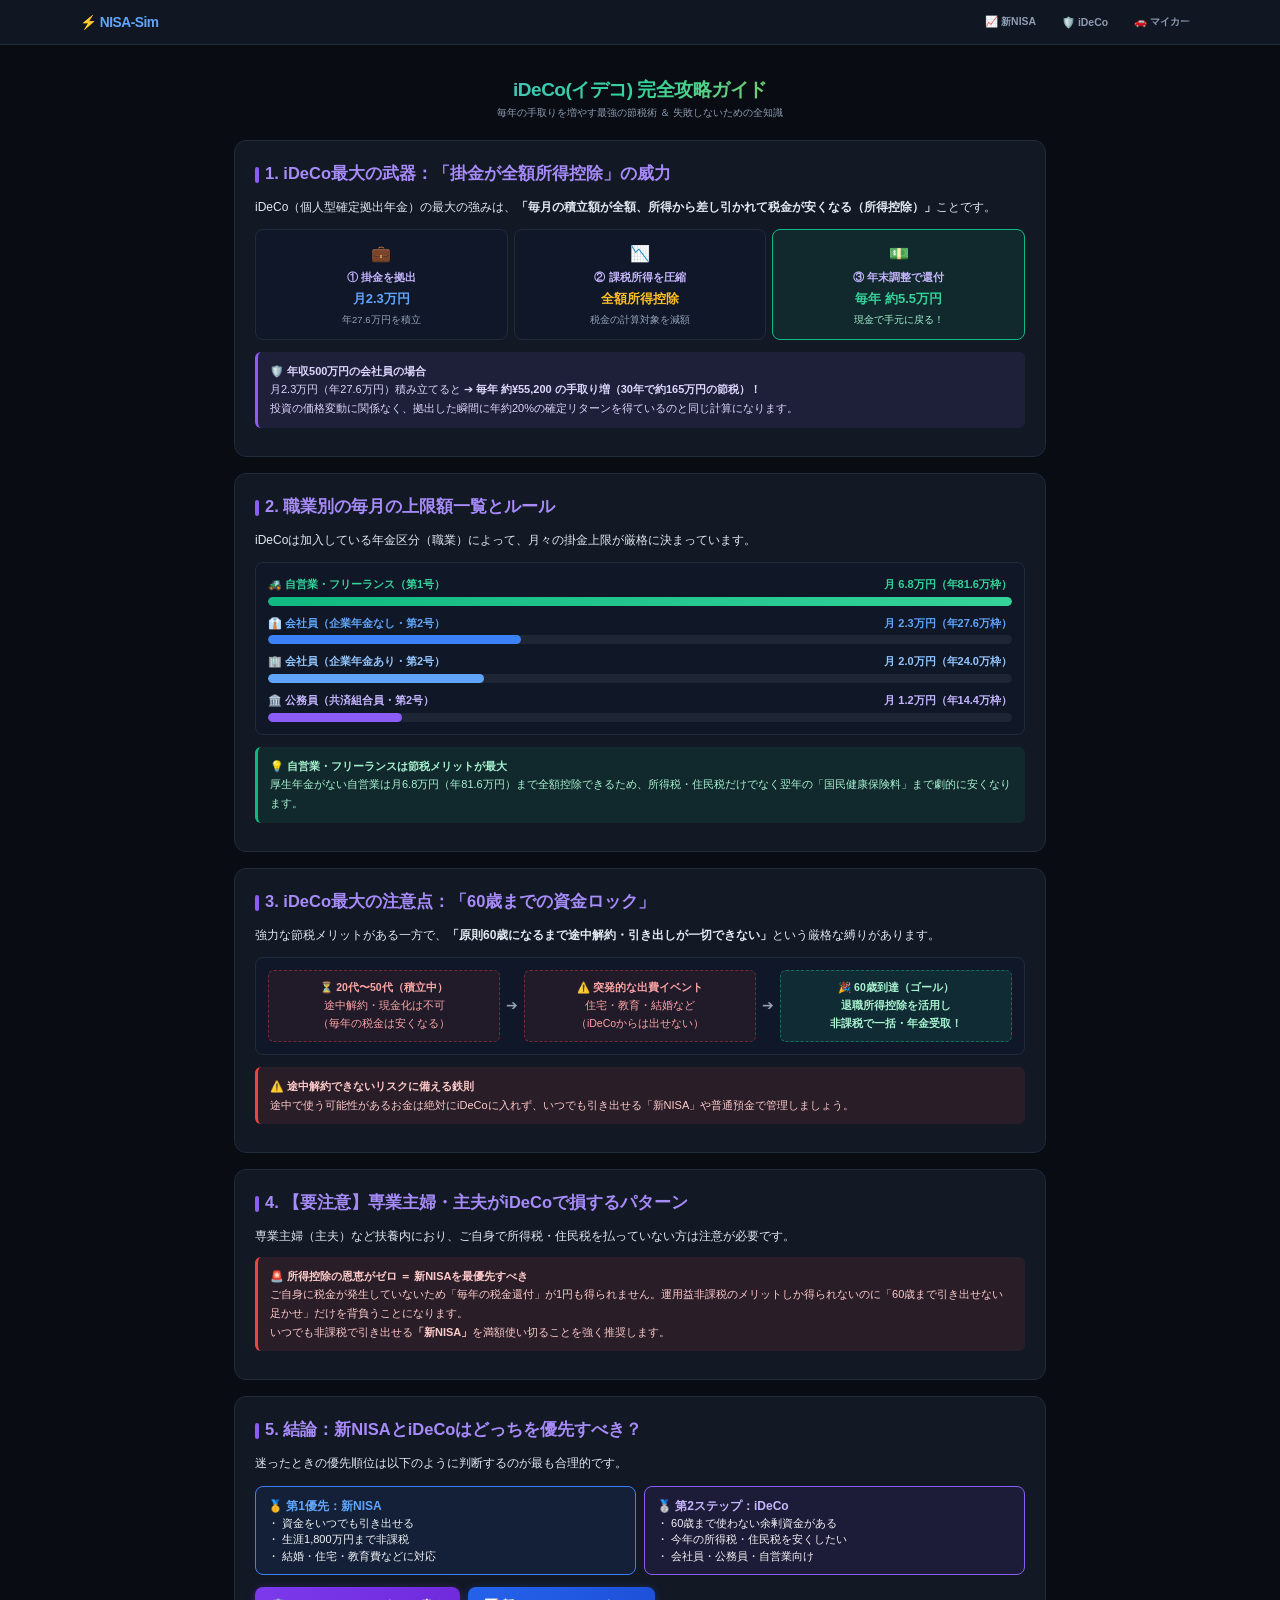
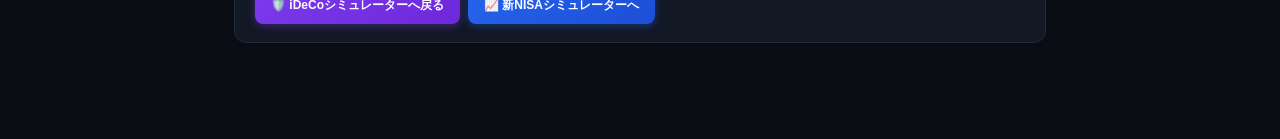
<file: guide/ideco.html>
<!DOCTYPE html>
<html lang="ja">
<head>
    <meta charset="UTF-8">
    <meta name="viewport" content="width=device-width, initial-scale=1.0, maximum-scale=1.0, user-scalable=no">
    <title>iDeCo(イデコ) 失敗しない完全攻略ガイド | NISA-Sim</title>
    <meta name="description" content="投資未経験・会社員・公務員・自営業向けにiDeCoの仕組みを徹底解説。「所得控除と年末調整の仕組み」「職種ごとの掛金上限」「60歳資金ロック」「専業主婦の罠」「新NISAとの使い分け」までまとめた完全ガイドです。">
    <meta name="keywords" content="iDeCo,イデコ,確定拠出年金,節税,所得控除,年末調整,退職金控除,資金ロック,老後資金,初心者">
    <meta name="robots" content="index, follow">

    <link rel="stylesheet" href="../css/style.css">
    <style>
        .article-container {
            max-width: 820px;
            margin: 0 auto;
            padding: 10px 4px 40px 4px;
        }

        .article-card {
            background: var(--bg-card);
            border: 1px solid var(--border-color);
            border-radius: 12px;
            padding: 18px 20px;
            margin-bottom: 16px;
            line-height: 1.7;
            scroll-margin-top: 60px;
            transition: all 0.3s ease;
        }

            .article-card:target {
                border-color: #8b5cf6;
                box-shadow: 0 0 16px rgba(139, 92, 246, 0.4);
            }

        .article-title {
            font-size: 16.5px;
            font-weight: 800;
            color: #a78bfa;
            margin-bottom: 10px;
            display: flex;
            align-items: center;
            gap: 6px;
        }

            .article-title::before {
                content: "";
                display: inline-block;
                width: 4px;
                height: 16px;
                background: var(--accent-purple);
                border-radius: 2px;
            }

        .article-lead {
            font-size: 12px;
            color: #e2e8f0;
            margin-bottom: 10px;
        }

        .callout-box {
            background: rgba(59, 130, 246, 0.1);
            border-left: 3px solid #3b82f6;
            padding: 10px 12px;
            border-radius: 6px;
            margin: 10px 0;
            font-size: 11px;
            color: #cbd5e1;
        }

            .callout-box.warning {
                background: rgba(239, 68, 68, 0.1);
                border-left-color: #ef4444;
                color: #fecaca;
            }

            .callout-box.success {
                background: rgba(16, 185, 129, 0.1);
                border-left-color: #10b981;
                color: #a7f3d0;
            }

            .callout-box.purple {
                background: rgba(139, 92, 246, 0.1);
                border-left-color: #8b5cf6;
                color: #ddd6fe;
            }

        .sim-btn-group {
            display: flex;
            gap: 8px;
            flex-wrap: wrap;
            margin-top: 10px;
        }

        .sim-link-btn {
            display: inline-flex;
            align-items: center;
            justify-content: center;
            gap: 6px;
            background: linear-gradient(135deg, #7c3aed, #6d28d9);
            color: #fff;
            text-decoration: none;
            font-size: 12px;
            font-weight: 800;
            padding: 8px 16px;
            border-radius: 8px;
            box-shadow: 0 2px 8px rgba(124, 58, 237, 0.4);
            transition: all 0.15s;
        }

            .sim-link-btn.blue {
                background: linear-gradient(135deg, #2563eb, #1d4ed8);
                box-shadow: 0 2px 8px rgba(37, 99, 235, 0.4);
            }

            .sim-link-btn:hover {
                transform: translateY(-1px);
                box-shadow: 0 4px 12px rgba(0, 0, 0, 0.5);
            }

        .guide-table {
            width: 100%;
            border-collapse: collapse;
            font-size: 11px;
            margin: 10px 0;
            text-align: left;
        }

            .guide-table th, .guide-table td {
                padding: 8px 10px;
                border-bottom: 1px solid var(--border-color);
            }

            .guide-table th {
                background: #182234;
                color: #c4b5fd;
                font-weight: 800;
            }

        /* ===================================================
           CSS インフォグラフィック＆図解コンポーネント
           =================================================== */

        /* 1. 所得控除 節税フロー図 */
        .tax-flow-grid {
            display: grid;
            grid-template-columns: repeat(3, 1fr);
            gap: 6px;
            margin: 12px 0;
        }

        .tax-flow-card {
            background: rgba(15, 23, 42, 0.8);
            border: 1px solid var(--border-color);
            border-radius: 8px;
            padding: 10px;
            text-align: center;
        }

        .tax-flow-title {
            font-size: 11px;
            font-weight: 800;
            color: #c4b5fd;
            margin-bottom: 2px;
        }

        .tax-flow-val {
            font-size: 13px;
            font-weight: 900;
            margin-bottom: 2px;
        }

        @media (max-width: 600px) {
            .tax-flow-grid {
                grid-template-columns: 1fr;
            }
        }

        /* 2. 職種別 上限メーター比較 */
        .job-limit-bars {
            display: flex;
            flex-direction: column;
            gap: 8px;
            margin: 12px 0;
            background: rgba(15, 23, 42, 0.6);
            border: 1px solid var(--border-color);
            border-radius: 8px;
            padding: 12px;
        }

        .job-bar-row {
            display: flex;
            flex-direction: column;
            gap: 3px;
        }

        .job-label-row {
            display: flex;
            justify-content: space-between;
            font-size: 11px;
            font-weight: 700;
        }

        .job-track {
            height: 9px;
            background: rgba(255, 255, 255, 0.06);
            border-radius: 5px;
            overflow: hidden;
        }

        .job-fill {
            height: 100%;
            border-radius: 5px;
        }

        /* 3. 60歳タイムライン図 */
        .timeline-box {
            background: rgba(15, 23, 42, 0.8);
            border: 1px solid var(--border-color);
            border-radius: 8px;
            padding: 12px;
            margin: 12px 0;
        }

        .timeline-steps {
            display: flex;
            align-items: center;
            justify-content: space-between;
            gap: 6px;
            position: relative;
        }

        .timeline-step {
            flex: 1;
            background: rgba(255, 255, 255, 0.03);
            border: 1px dashed rgba(255, 255, 255, 0.15);
            border-radius: 6px;
            padding: 8px 6px;
            text-align: center;
            font-size: 10.5px;
        }

            .timeline-step.locked {
                border-color: rgba(239, 68, 68, 0.4);
                background: rgba(239, 68, 68, 0.08);
                color: #fca5a5;
            }

            .timeline-step.unlocked {
                border-color: rgba(16, 185, 129, 0.5);
                background: rgba(16, 185, 129, 0.12);
                color: #a7f3d0;
                font-weight: 800;
            }

        @media (max-width: 600px) {
            .timeline-steps {
                flex-direction: column;
                gap: 8px;
            }

            .timeline-step {
                width: 100%;
            }
        }

        /* 4. 優先順位ロードマップ */
        .roadmap-grid {
            display: grid;
            grid-template-columns: repeat(2, 1fr);
            gap: 8px;
            margin: 12px 0;
        }

        .roadmap-card {
            border-radius: 8px;
            padding: 10px 12px;
            font-size: 11px;
            line-height: 1.5;
        }

            .roadmap-card.nisa {
                background: rgba(37, 99, 235, 0.1);
                border: 1.5px solid #3b82f6;
            }

            .roadmap-card.ideco {
                background: rgba(124, 58, 237, 0.1);
                border: 1.5px solid #8b5cf6;
            }

        @media (max-width: 600px) {
            .roadmap-grid {
                grid-template-columns: 1fr;
            }
        }
    </style>
</head>
<body>

    <nav class="global-nav"></nav>

    <div class="container article-container">
        <header>
            <h1>iDeCo(イデコ) 完全攻略ガイド</h1>
            <p>毎年の手取りを増やす最強の節税術 ＆ 失敗しないための全知識</p>
        </header>

        <!-- 第1章：所得控除の仕組み（アンカー：#tax_deduction） -->
        <article class="article-card" id="tax_deduction">
            <h2 class="article-title">1. iDeCo最大の武器：「掛金が全額所得控除」の威力</h2>
            <p class="article-lead">
                iDeCo（個人型確定拠出年金）の最大の強みは、<b>「毎月の積立額が全額、所得から差し引かれて税金が安くなる（所得控除）」</b>ことです。
            </p>

            <!-- 所得控除 節税フロー図 -->
            <div class="tax-flow-grid">
                <div class="tax-flow-card">
                    <div style="font-size:16px;">💼</div>
                    <div class="tax-flow-title">① 掛金を拠出</div>
                    <div class="tax-flow-val" style="color:#60a5fa;">月2.3万円</div>
                    <div style="font-size:9.5px; color:#94a3b8;">年27.6万円を積立</div>
                </div>
                <div class="tax-flow-card">
                    <div style="font-size:16px;">📉</div>
                    <div class="tax-flow-title">② 課税所得を圧縮</div>
                    <div class="tax-flow-val" style="color:#fbbf24;">全額所得控除</div>
                    <div style="font-size:9.5px; color:#94a3b8;">税金の計算対象を減額</div>
                </div>
                <div class="tax-flow-card" style="border-color:#10b981; background:rgba(16,185,129,0.1);">
                    <div style="font-size:16px;">💵</div>
                    <div class="tax-flow-title">③ 年末調整で還付</div>
                    <div class="tax-flow-val" style="color:#34d399;">毎年 約5.5万円</div>
                    <div style="font-size:9.5px; color:#a7f3d0;">現金で手元に戻る！</div>
                </div>
            </div>

            <div class="callout-box purple">
                🛡️ <b>年収500万円の会社員の場合</b><br>
                月2.3万円（年27.6万円）積み立てると ➔ <b>毎年 約¥55,200 の手取り増（30年で約165万円の節税）！</b><br>
                投資の価格変動に関係なく、拠出した瞬間に年約20%の確定リターンを得ているのと同じ計算になります。
            </div>
        </article>

        <!-- 第2章：職業別の上限額（アンカー：#job_limits） -->
        <article class="article-card" id="job_limits">
            <h2 class="article-title">2. 職業別の毎月の上限額一覧とルール</h2>
            <p class="article-lead">
                iDeCoは加入している年金区分（職業）によって、月々の掛金上限が厳格に決まっています。
            </p>

            <!-- 職種別 上限メーター比較 -->
            <div class="job-limit-bars">
                <div class="job-bar-row">
                    <div class="job-label-row">
                        <span style="color:#34d399;">🚜 自営業・フリーランス（第1号）</span>
                        <span style="color:#34d399; font-weight:900;">月 6.8万円（年81.6万枠）</span>
                    </div>
                    <div class="job-track">
                        <div class="job-fill" style="width: 100%; background: linear-gradient(90deg, #10b981, #34d399);"></div>
                    </div>
                </div>

                <div class="job-bar-row">
                    <div class="job-label-row">
                        <span style="color:#60a5fa;">👔 会社員（企業年金なし・第2号）</span>
                        <span style="color:#60a5fa;">月 2.3万円（年27.6万枠）</span>
                    </div>
                    <div class="job-track">
                        <div class="job-fill" style="width: 34%; background: #3b82f6;"></div>
                    </div>
                </div>

                <div class="job-bar-row">
                    <div class="job-label-row">
                        <span style="color:#93c5fd;">🏢 会社員（企業年金あり・第2号）</span>
                        <span style="color:#93c5fd;">月 2.0万円（年24.0万枠）</span>
                    </div>
                    <div class="job-track">
                        <div class="job-fill" style="width: 29%; background: #60a5fa;"></div>
                    </div>
                </div>

                <div class="job-bar-row">
                    <div class="job-label-row">
                        <span style="color:#c4b5fd;">🏛️ 公務員（共済組合員・第2号）</span>
                        <span style="color:#c4b5fd;">月 1.2万円（年14.4万枠）</span>
                    </div>
                    <div class="job-track">
                        <div class="job-fill" style="width: 18%; background: #8b5cf6;"></div>
                    </div>
                </div>
            </div>

            <div class="callout-box success">
                💡 <b>自営業・フリーランスは節税メリットが最大</b><br>
                厚生年金がない自営業は月6.8万円（年81.6万円）まで全額控除できるため、所得税・住民税だけでなく翌年の「国民健康保険料」まで劇的に安くなります。
            </div>
        </article>

        <!-- 第3章：資金ロックの注意点（アンカー：#lock_risk） -->
        <article class="article-card" id="lock_risk">
            <h2 class="article-title">3. iDeCo最大の注意点：「60歳までの資金ロック」</h2>
            <p class="article-lead">
                強力な節税メリットがある一方で、<b>「原則60歳になるまで途中解約・引き出しが一切できない」</b>という厳格な縛りがあります。
            </p>

            <!-- 60歳タイムライン図 -->
            <div class="timeline-box">
                <div class="timeline-steps">
                    <div class="timeline-step locked">
                        <b>⏳ 20代〜50代（積立中）</b><br>
                        途中解約・現金化は不可<br>
                        （毎年の税金は安くなる）
                    </div>
                    <div style="font-size:14px; color:#94a3b8; text-align:center;">➔</div>
                    <div class="timeline-step locked">
                        <b>⚠️ 突発的な出費イベント</b><br>
                        住宅・教育・結婚など<br>
                        （iDeCoからは出せない）
                    </div>
                    <div style="font-size:14px; color:#94a3b8; text-align:center;">➔</div>
                    <div class="timeline-step unlocked">
                        <b>🎉 60歳到達（ゴール）</b><br>
                        退職所得控除を活用し<br>
                        非課税で一括・年金受取！
                    </div>
                </div>
            </div>

            <div class="callout-box warning">
                ⚠️ <b>途中解約できないリスクに備える鉄則</b><br>
                途中で使う可能性があるお金は絶対にiDeCoに入れず、いつでも引き出せる「新NISA」や普通預金で管理しましょう。
            </div>
        </article>

        <!-- 第4章：専業主婦の罠（アンカー：#homemaker） -->
        <article class="article-card" id="homemaker">
            <h2 class="article-title">4. 【要注意】専業主婦・主夫がiDeCoで損するパターン</h2>
            <p class="article-lead">
                専業主婦（主夫）など扶養内におり、ご自身で所得税・住民税を払っていない方は注意が必要です。
            </p>

            <div class="callout-box warning">
                🚨 <b>所得控除の恩恵がゼロ ＝ 新NISAを最優先すべき</b><br>
                ご自身に税金が発生していないため「毎年の税金還付」が1円も得られません。運用益非課税のメリットしか得られないのに「60歳まで引き出せない足かせ」だけを背負うことになります。<br>
                いつでも非課税で引き出せる<b>「新NISA」</b>を満額使い切ることを強く推奨します。
            </div>
        </article>

        <!-- 第5章：新NISAとの使い分け（アンカー：#priority） -->
        <article class="article-card" id="priority">
            <h2 class="article-title">5. 結論：新NISAとiDeCoはどっちを優先すべき？</h2>
            <p class="article-lead">
                迷ったときの優先順位は以下のように判断するのが最も合理的です。
            </p>

            <!-- 優先順位ロードマップ -->
            <div class="roadmap-grid">
                <div class="roadmap-card nisa">
                    <b style="color:#60a5fa; font-size:12px;">🥇 第1優先：新NISA</b><br>
                    ・ 資金をいつでも引き出せる<br>
                    ・ 生涯1,800万円まで非課税<br>
                    ・ 結婚・住宅・教育費などに対応
                </div>
                <div class="roadmap-card ideco">
                    <b style="color:#c4b5fd; font-size:12px;">🥈 第2ステップ：iDeCo</b><br>
                    ・ 60歳まで使わない余剰資金がある<br>
                    ・ 今年の所得税・住民税を安くしたい<br>
                    ・ 会社員・公務員・自営業向け
                </div>
            </div>

            <div class="sim-btn-group">
                <a href="../ideco.html" class="sim-link-btn">🛡️ iDeCoシミュレーターへ戻る</a>
                <a href="../index.html" class="sim-link-btn blue">📈 新NISAシミュレーターへ</a>
            </div>
        </article>
    </div>

    <script src="../js/common/nav.js"></script>
</body>
</html>
</file>
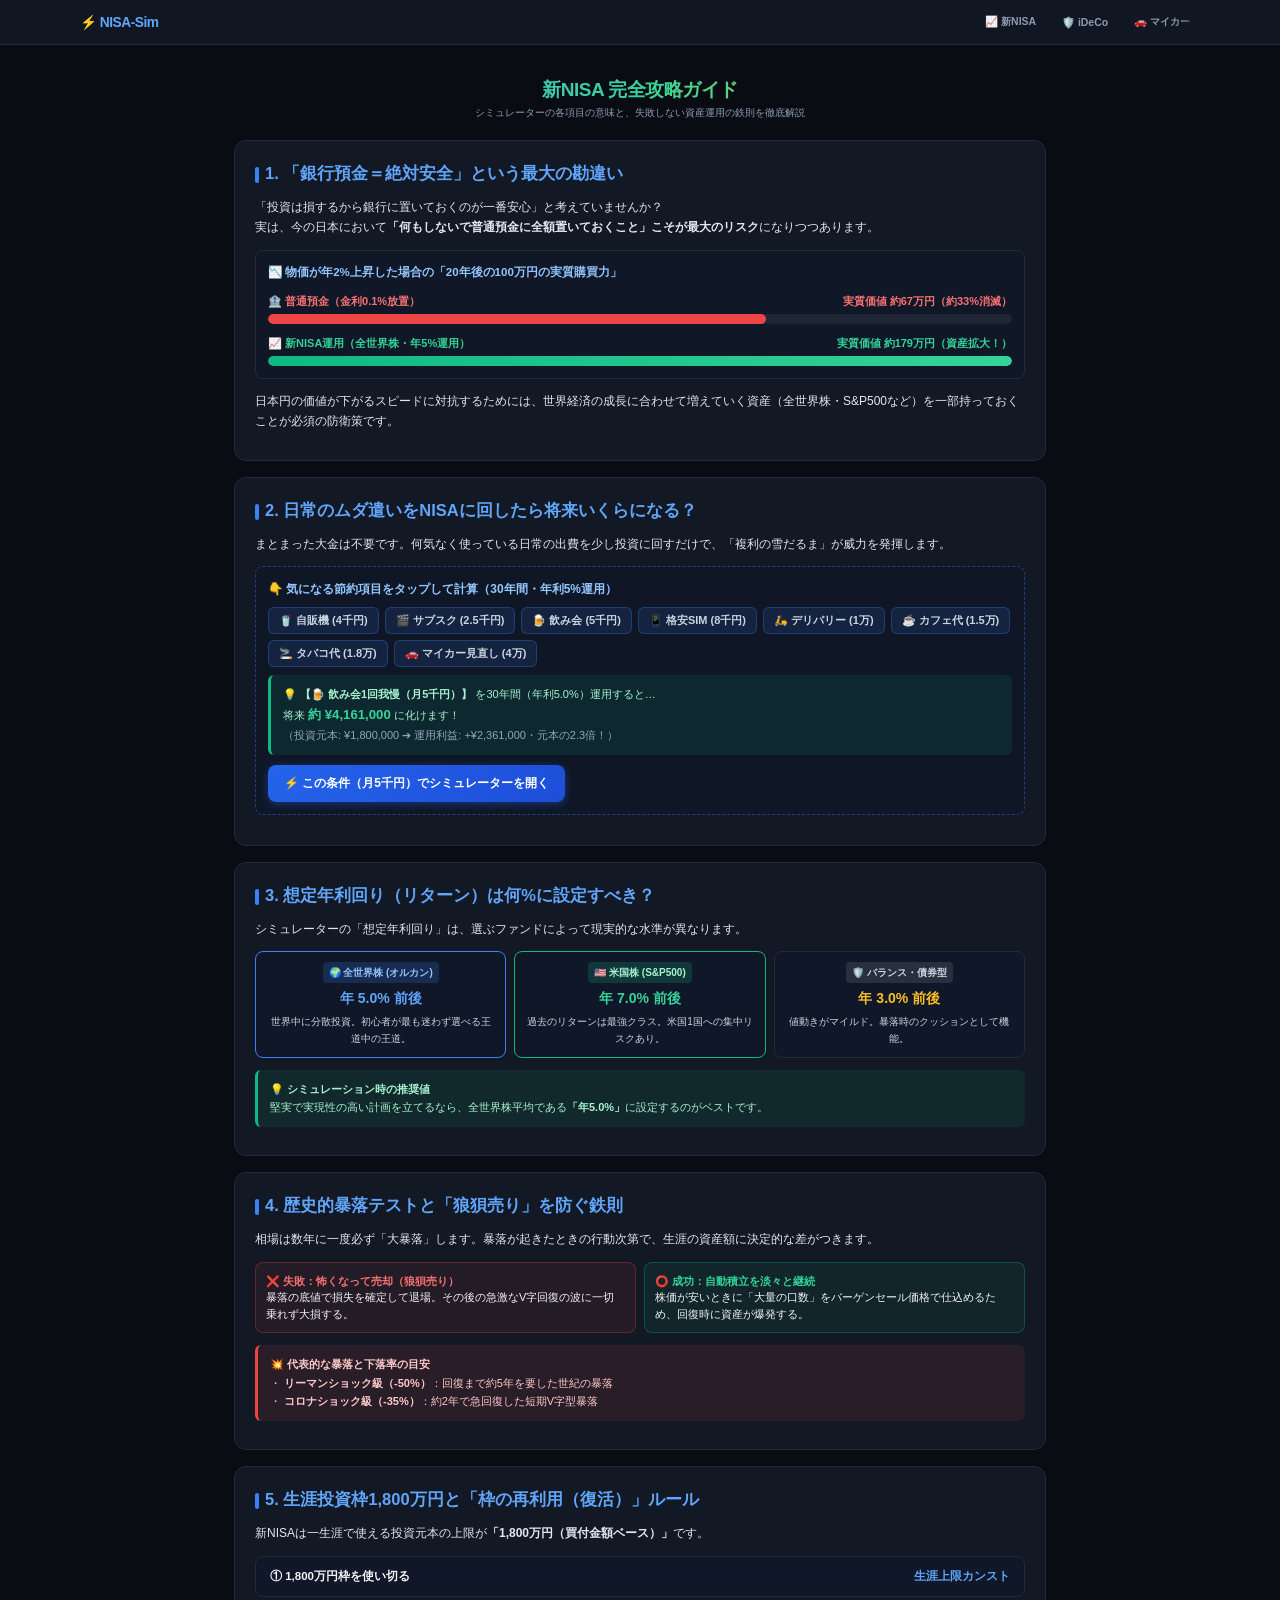
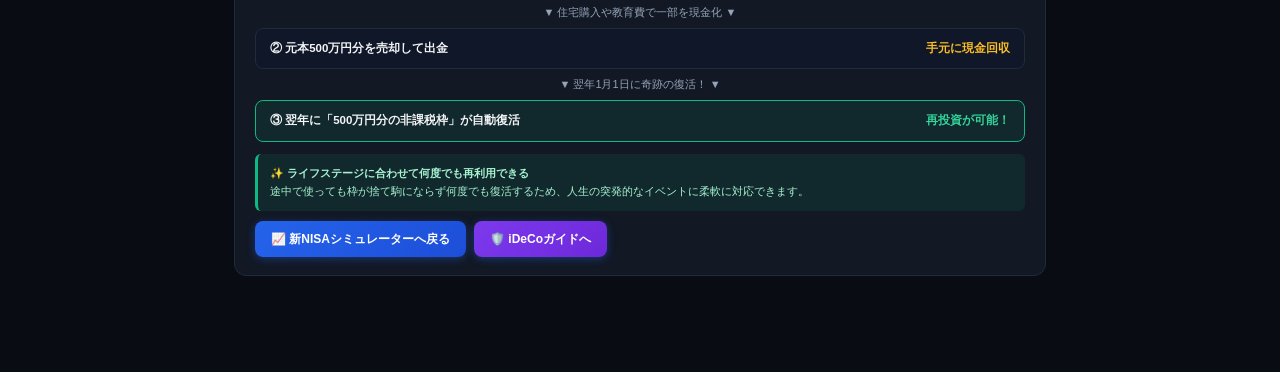
<file: guide/nisa.html>
<!DOCTYPE html>
<html lang="ja">
<head>
    <meta charset="UTF-8">
    <meta name="viewport" content="width=device-width, initial-scale=1.0, maximum-scale=1.0, user-scalable=no">
    <title>新NISA 失敗しない完全攻略ガイド | NISA-Sim</title>
    <meta name="description" content="投資未経験・初心者向けに新NISAの仕組みを徹底解説。「想定利回りの選び方」「暴落テストと狼狽売り対策」「1800万円非課税枠と復活ルール」「出口戦略」まで役立つ知識をまとめた完全ガイドです。">
    <meta name="keywords" content="新NISA,初心者,投資入門,インデックス投資,オルカン,S&P500,利回り,暴落,1800万枠,出口戦略,4%ルール">
    <meta name="robots" content="index, follow">

    <link rel="stylesheet" href="../css/style.css">
    <style>
        .article-container {
            max-width: 820px;
            margin: 0 auto;
            padding: 10px 4px 40px 4px;
        }

        .article-card {
            background: var(--bg-card);
            border: 1px solid var(--border-color);
            border-radius: 12px;
            padding: 18px 20px;
            margin-bottom: 16px;
            line-height: 1.7;
            scroll-margin-top: 60px;
            transition: all 0.3s ease;
        }

            .article-card:target {
                border-color: #3b82f6;
                box-shadow: 0 0 16px rgba(59, 130, 246, 0.4);
            }

        .article-title {
            font-size: 16.5px;
            font-weight: 800;
            color: #60a5fa;
            margin-bottom: 10px;
            display: flex;
            align-items: center;
            gap: 6px;
        }

            .article-title::before {
                content: "";
                display: inline-block;
                width: 4px;
                height: 16px;
                background: var(--accent-blue);
                border-radius: 2px;
            }

        .article-lead {
            font-size: 12px;
            color: #e2e8f0;
            margin-bottom: 10px;
        }

        .callout-box {
            background: rgba(59, 130, 246, 0.1);
            border-left: 3px solid #3b82f6;
            padding: 10px 12px;
            border-radius: 6px;
            margin: 10px 0;
            font-size: 11px;
            color: #cbd5e1;
        }

            .callout-box.warning {
                background: rgba(239, 68, 68, 0.1);
                border-left-color: #ef4444;
                color: #fecaca;
            }

            .callout-box.success {
                background: rgba(16, 185, 129, 0.1);
                border-left-color: #10b981;
                color: #a7f3d0;
            }

            .callout-box.purple {
                background: rgba(139, 92, 246, 0.1);
                border-left-color: #8b5cf6;
                color: #ddd6fe;
            }

        .sim-btn-group {
            display: flex;
            gap: 8px;
            flex-wrap: wrap;
            margin-top: 10px;
        }

        .sim-link-btn {
            display: inline-flex;
            align-items: center;
            justify-content: center;
            gap: 6px;
            background: linear-gradient(135deg, #2563eb, #1d4ed8);
            color: #fff;
            text-decoration: none;
            font-size: 12px;
            font-weight: 800;
            padding: 8px 16px;
            border-radius: 8px;
            box-shadow: 0 2px 8px rgba(37, 99, 235, 0.4);
            transition: all 0.15s;
        }

            .sim-link-btn:hover {
                transform: translateY(-1px);
                box-shadow: 0 4px 12px rgba(0, 0, 0, 0.5);
            }

        .guide-table {
            width: 100%;
            border-collapse: collapse;
            font-size: 11px;
            margin: 10px 0;
            text-align: left;
        }

            .guide-table th, .guide-table td {
                padding: 8px 10px;
                border-bottom: 1px solid var(--border-color);
            }

            .guide-table th {
                background: #182234;
                color: #93c5fd;
                font-weight: 800;
            }

        .guide-waste-box {
            background: rgba(15, 23, 42, 0.7);
            border: 1px dashed rgba(59, 130, 246, 0.4);
            border-radius: 8px;
            padding: 12px;
            margin: 12px 0;
        }

        .guide-waste-title {
            font-size: 12px;
            font-weight: 800;
            color: #93c5fd;
            margin-bottom: 8px;
        }

        .guide-waste-btns {
            display: flex;
            flex-wrap: wrap;
            gap: 6px;
            margin-bottom: 8px;
        }

        .guide-waste-btn {
            background: rgba(59, 130, 246, 0.12);
            border: 1px solid rgba(59, 130, 246, 0.3);
            color: #cbd5e1;
            font-size: 11px;
            font-weight: 700;
            padding: 5px 10px;
            border-radius: 6px;
            cursor: pointer;
            transition: all 0.15s;
        }

            .guide-waste-btn:hover {
                background: var(--accent-blue);
                color: #fff;
            }

        /* ===================================================
           CSS インフォグラフィック＆図解コンポーネント
           =================================================== */

        /* 1. インフレ購買力目減りバー */
        .inflation-compare-box {
            background: rgba(15, 23, 42, 0.6);
            border: 1px solid var(--border-color);
            border-radius: 8px;
            padding: 12px;
            margin: 12px 0;
            display: flex;
            flex-direction: column;
            gap: 10px;
        }

        .compare-bar-row {
            display: flex;
            flex-direction: column;
            gap: 3px;
        }

        .compare-label-row {
            display: flex;
            justify-content: space-between;
            font-size: 11px;
            font-weight: 700;
        }

        .compare-track {
            height: 10px;
            background: rgba(255, 255, 255, 0.06);
            border-radius: 5px;
            overflow: hidden;
        }

        .compare-fill {
            height: 100%;
            border-radius: 5px;
        }

        /* 2. 利回り別 リスク・リターン比較カード */
        .asset-class-grid {
            display: grid;
            grid-template-columns: repeat(3, 1fr);
            gap: 8px;
            margin: 12px 0;
        }

        .asset-card {
            background: rgba(15, 23, 42, 0.8);
            border: 1px solid var(--border-color);
            border-radius: 8px;
            padding: 10px;
            text-align: center;
        }

        .asset-badge {
            display: inline-block;
            font-size: 10px;
            font-weight: 800;
            padding: 2px 6px;
            border-radius: 4px;
            margin-bottom: 4px;
        }

        .asset-return-val {
            font-size: 14px;
            font-weight: 900;
            margin-bottom: 2px;
        }

        @media (max-width: 600px) {
            .asset-class-grid {
                grid-template-columns: 1fr;
            }
        }

        /* 3. 暴落時ドルコスト平均法 比較図 */
        .dca-flow-grid {
            display: grid;
            grid-template-columns: repeat(2, 1fr);
            gap: 8px;
            margin: 12px 0;
        }

        .dca-card {
            border-radius: 8px;
            padding: 10px;
            font-size: 11px;
            line-height: 1.5;
        }

            .dca-card.panic {
                background: rgba(239, 68, 68, 0.08);
                border: 1px solid rgba(239, 68, 68, 0.3);
            }

            .dca-card.smart {
                background: rgba(16, 185, 129, 0.08);
                border: 1px solid rgba(16, 185, 129, 0.3);
            }

        @media (max-width: 600px) {
            .dca-flow-grid {
                grid-template-columns: 1fr;
            }
        }

        /* 4. 枠復活ステップフロー図 */
        .reuse-flow {
            display: flex;
            flex-direction: column;
            gap: 6px;
            margin: 12px 0;
        }

        .reuse-step {
            background: rgba(15, 23, 42, 0.8);
            border: 1px solid var(--border-color);
            border-radius: 8px;
            padding: 10px 14px;
            display: flex;
            align-items: center;
            justify-content: space-between;
            font-size: 11.5px;
            font-weight: 700;
            flex-wrap: wrap;
            gap: 4px;
        }
    </style>
</head>
<body>

    <nav class="global-nav"></nav>

    <div class="container article-container">
        <header>
            <h1>新NISA 完全攻略ガイド</h1>
            <p>シミュレーターの各項目の意味と、失敗しない資産運用の鉄則を徹底解説</p>
        </header>

        <!-- 第1章：インフレリスク（購買力目減りバー付き） -->
        <article class="article-card" id="inflation">
            <h2 class="article-title">1. 「銀行預金＝絶対安全」という最大の勘違い</h2>
            <p class="article-lead">
                「投資は損するから銀行に置いておくのが一番安心」と考えていませんか？<br>
                実は、今の日本において<b>「何もしないで普通預金に全額置いておくこと」こそが最大のリスク</b>になりつつあります。
            </p>

            <!-- インフレ購買力目減りバー -->
            <div class="inflation-compare-box">
                <div style="font-size:11.5px; font-weight:800; color:#93c5fd;">
                    📉 物価が年2%上昇した場合の「20年後の100万円の実質購買力」
                </div>

                <div class="compare-bar-row">
                    <div class="compare-label-row">
                        <span style="color:#f87171;">🏦 普通預金（金利0.1%放置）</span>
                        <span style="color:#f87171;">実質価値 約67万円（約33%消滅）</span>
                    </div>
                    <div class="compare-track">
                        <div class="compare-fill" style="width: 67%; background: #ef4444;"></div>
                    </div>
                </div>

                <div class="compare-bar-row">
                    <div class="compare-label-row">
                        <span style="color:#34d399;">📈 新NISA運用（全世界株・年5%運用）</span>
                        <span style="color:#34d399; font-weight:900;">実質価値 約179万円（資産拡大！）</span>
                    </div>
                    <div class="compare-track">
                        <div class="compare-fill" style="width: 100%; background: linear-gradient(90deg, #10b981, #34d399);"></div>
                    </div>
                </div>
            </div>

            <p class="article-lead">
                日本円の価値が下がるスピードに対抗するためには、世界経済の成長に合わせて増えていく資産（全世界株・S&P500など）を一部持っておくことが必須の防衛策です。
            </p>
        </article>

        <!-- 第2章：出費換算（インタラクティブギミック） -->
        <article class="article-card" id="waste">
            <h2 class="article-title">2. 日常のムダ遣いをNISAに回したら将来いくらになる？</h2>
            <p class="article-lead">
                まとまった大金は不要です。何気なく使っている日常の出費を少し投資に回すだけで、「複利の雪だるま」が威力を発揮します。
            </p>

            <div class="guide-waste-box">
                <div class="guide-waste-title">👇 気になる節約項目をタップして計算（30年間・年利5%運用）</div>
                <div class="guide-waste-btns">
                    <button type="button" class="guide-waste-btn" onclick="calcGuideWaste('🥤 毎日の自販機・ペットボトル', 4000)">🥤 自販機 (4千円)</button>
                    <button type="button" class="guide-waste-btn" onclick="calcGuideWaste('🎬 不要なサブスク2社', 2500)">🎬 サブスク (2.5千円)</button>
                    <button type="button" class="guide-waste-btn" onclick="calcGuideWaste('🍺 飲み会1回我慢', 5000)">🍺 飲み会 (5千円)</button>
                    <button type="button" class="guide-waste-btn" onclick="calcGuideWaste('📱 格安SIMへ乗換', 8000)">📱 格安SIM (8千円)</button>
                    <button type="button" class="guide-waste-btn" onclick="calcGuideWaste('🛵 デリバリーの自粛', 10000)">🛵 デリバリー (1万)</button>
                    <button type="button" class="guide-waste-btn" onclick="calcGuideWaste('☕ 毎日のカフェ代', 15000)">☕ カフェ代 (1.5万)</button>
                    <button type="button" class="guide-waste-btn" onclick="calcGuideWaste('🚬 禁煙・タバコ代', 18000)">🚬 タバコ代 (1.8万)</button>
                    <button type="button" class="guide-waste-btn" onclick="calcGuideWaste('🚗 車の維持費削減', 40000)">🚗 マイカー見直し (4万)</button>
                </div>

                <div id="guideWasteResult" class="callout-box success" style="margin-top: 8px;">
                    💡 <b>【🍺 飲み会1回我慢（月5千円）】</b> を30年間（年利5.0%）運用すると…<br>
                    将来 <b style="color: #34d399; font-size: 1.2em;">約 ¥4,161,000</b> に化けます！<br>
                    <span style="color:#94a3b8;">（投資元本: ¥1,800,000 ➔ 運用利益: +¥2,361,000・元本の2.3倍！）</span>
                </div>
                <div id="guideWasteLinkWrap" style="margin-top: 8px;">
                    <a id="guideSimBtn" href="../index.html?m=5000&r=5&y=30" class="sim-link-btn">⚡ この条件（月5千円）でシミュレーターを開く</a>
                </div>
            </div>
        </article>

        <!-- 第3章：想定利回りの目安（比較カード付き） -->
        <article class="article-card" id="return">
            <h2 class="article-title">3. 想定年利回り（リターン）は何%に設定すべき？</h2>
            <p class="article-lead">
                シミュレーターの「想定年利回り」は、選ぶファンドによって現実的な水準が異なります。
            </p>

            <!-- 資産クラス別 比較カード -->
            <div class="asset-class-grid">
                <div class="asset-card" style="border-color:#3b82f6;">
                    <span class="asset-badge" style="background:rgba(59,130,246,0.2); color:#93c5fd;">🌍 全世界株 (オルカン)</span>
                    <div class="asset-return-val" style="color:#60a5fa;">年 5.0% 前後</div>
                    <div style="font-size:10px; color:#cbd5e1;">世界中に分散投資。初心者が最も迷わず選べる王道中の王道。</div>
                </div>
                <div class="asset-card" style="border-color:#10b981;">
                    <span class="asset-badge" style="background:rgba(16,185,129,0.2); color:#a7f3d0;">🇺🇸 米国株 (S&P500)</span>
                    <div class="asset-return-val" style="color:#34d399;">年 7.0% 前後</div>
                    <div style="font-size:10px; color:#cbd5e1;">過去のリターンは最強クラス。米国1国への集中リスクあり。</div>
                </div>
                <div class="asset-card">
                    <span class="asset-badge" style="background:rgba(255,255,255,0.1); color:#cbd5e1;">🛡️ バランス・債券型</span>
                    <div class="asset-return-val" style="color:#fbbf24;">年 3.0% 前後</div>
                    <div style="font-size:10px; color:#cbd5e1;">値動きがマイルド。暴落時のクッションとして機能。</div>
                </div>
            </div>

            <div class="callout-box success">
                💡 <b>シミュレーション時の推奨値</b><br>
                堅実で実現性の高い計画を立てるなら、全世界株平均である<b>「年5.0%」</b>に設定するのがベストです。
            </div>
        </article>

        <!-- 第4章：暴落テストと狼狽売り対策（比較図解付き） -->
        <article class="article-card" id="stress">
            <h2 class="article-title">4. 歴史的暴落テストと「狼狽売り」を防ぐ鉄則</h2>
            <p class="article-lead">
                相場は数年に一度必ず「大暴落」します。暴落が起きたときの行動次第で、生涯の資産額に決定的な差がつきます。
            </p>

            <!-- 暴落時の行動比較図 -->
            <div class="dca-flow-grid">
                <div class="dca-card panic">
                    <b style="color:#f87171;">❌ 失敗：怖くなって売却（狼狽売り）</b><br>
                    暴落の底値で損失を確定して退場。その後の急激なV字回復の波に一切乗れず大損する。
                </div>
                <div class="dca-card smart">
                    <b style="color:#34d399;">⭕ 成功：自動積立を淡々と継続</b><br>
                    株価が安いときに「大量の口数」をバーゲンセール価格で仕込めるため、回復時に資産が爆発する。
                </div>
            </div>

            <div class="callout-box warning">
                💥 <b>代表的な暴落と下落率の目安</b><br>
                ・ <b>リーマンショック級（-50%）</b>：回復まで約5年を要した世紀の暴落<br>
                ・ <b>コロナショック級（-35%）</b>：約2年で急回復した短期V字型暴落
            </div>
        </article>

        <!-- 第5章：1,800万円上限と枠復活（ステップフロー図付き） -->
        <article class="article-card" id="cap">
            <h2 class="article-title">5. 生涯投資枠1,800万円と「枠の再利用（復活）」ルール</h2>
            <p class="article-lead">
                新NISAは一生涯で使える投資元本の上限が<b>「1,800万円（買付金額ベース）」</b>です。
            </p>

            <!-- 枠復活ステップフロー図 -->
            <div class="reuse-flow">
                <div class="reuse-step">
                    <span>① 1,800万円枠を使い切る</span>
                    <span style="color:#60a5fa;">生涯上限カンスト</span>
                </div>
                <div style="text-align:center; font-size:11px; color:#94a3b8;">▼ 住宅購入や教育費で一部を現金化 ▼</div>
                <div class="reuse-step">
                    <span>② 元本500万円分を売却して出金</span>
                    <span style="color:#fbbf24;">手元に現金回収</span>
                </div>
                <div style="text-align:center; font-size:11px; color:#94a3b8;">▼ 翌年1月1日に奇跡の復活！ ▼</div>
                <div class="reuse-step" style="border-color:#10b981; background:rgba(16,185,129,0.1);">
                    <span>③ 翌年に「500万円分の非課税枠」が自動復活</span>
                    <span style="color:#34d399;">再投資が可能！</span>
                </div>
            </div>

            <div class="callout-box success">
                ✨ <b>ライフステージに合わせて何度でも再利用できる</b><br>
                途中で使っても枠が捨て駒にならず何度でも復活するため、人生の突発的なイベントに柔軟に対応できます。
            </div>

            <div class="sim-btn-group">
                <a href="../index.html" class="sim-link-btn">📈 新NISAシミュレーターへ戻る</a>
                <a href="ideco.html" class="sim-link-btn" style="background: linear-gradient(135deg, #7c3aed, #6d28d9);">🛡️ iDeCoガイドへ</a>
            </div>
        </article>
    </div>

    <script src="../js/common/nav.js"></script>

    <!-- 【インライン完結】出費換算スクリプト -->
    <script>
        function calcGuideWaste(itemName, amount) {
            const years = 30;
            const rateAnnual = 0.05;
            const rateMonthly = rateAnnual / 12;
            const totalMonths = years * 12;
            const totalFuture = amount * ((Math.pow(1 + rateMonthly, totalMonths) - 1) / rateMonthly);
            const principal = amount * totalMonths;
            const profit = totalFuture - principal;

            const fmt = (v) => '¥' + Math.round(v).toLocaleString('ja-JP');
            const resultBox = document.getElementById('guideWasteResult');
            const simBtn = document.getElementById('guideSimBtn');
            if (!resultBox || !simBtn) return;

            resultBox.innerHTML = `
                      💡 <b>【${itemName}（月${(amount / 10000).toFixed(1).replace('.0', '')}万円）】</b> を30年間（年利5.0%）運用すると…<br>
                      将来 <b style="color: #34d399; font-size: 1.2em;">約 ${fmt(totalFuture)}</b> に化けます！<br>
                      <span style="color:#94a3b8;">（投資元本: ${fmt(principal)} ➔ 運用利益: +${fmt(profit)}・元本の${(totalFuture / principal).toFixed(1)}倍！）</span>
                    `;

            simBtn.href = `../index.html?m=${amount}&r=5&y=30`;
            simBtn.innerHTML = `⚡ この条件（月${(amount / 10000).toFixed(1).replace('.0', '')}万円）でシミュレーターを開く`;
        }
    </script>
</body>
</html>
</file>
<file: css/style.css>
@charset "UTF-8";

:root {
    --bg-primary: #090c13;
    --bg-card: #121824;
    --bg-input: #1a2333;
    --bg-input-focus: #243147;
    --accent-blue: #3b82f6;
    --accent-green: #10b981;
    --accent-orange: #f59e0b;
    --accent-pink: #f472b6;
    --accent-purple: #8b5cf6;
    --accent-gold: #fbbf24;
    --accent-cyan: #06b6d4;
    --text-main: #f3f4f6;
    --text-muted: #8e9db2;
    --border-color: #202b3c;
    /* レスポンシブ変数 */
    --container-max-w: 1120px;
    --grid-ctrl-w: 360px;
    --font-base: 11px;
    --font-title: 19px;
    --font-card-title: 13.5px;
    --font-val-lg: 16px;
    --display-box-h: 215px;
    --carte-max-h: 90px;
}

@media (min-width: 1400px) {
    :root {
        --container-max-w: 1380px;
        --grid-ctrl-w: 420px;
        --font-base: 12.5px;
        --font-title: 22px;
        --font-card-title: 15px;
        --font-val-lg: 18px;
        --display-box-h: 260px;
        --carte-max-h: 125px;
    }
}

@media (min-width: 2000px) {
    :root {
        --container-max-w: 1680px;
        --grid-ctrl-w: 500px;
        --font-base: 14px;
        --font-title: 26px;
        --font-card-title: 17px;
        --font-val-lg: 22px;
        --display-box-h: 320px;
        --carte-max-h: 160px;
    }
}

* {
    box-sizing: border-box;
    margin: 0;
    padding: 0;
    font-family: -apple-system, BlinkMacSystemFont, "Segoe UI", Roboto, "Helvetica Neue", Arial, sans-serif;
    -webkit-tap-highlight-color: transparent;
}

body {
    background-color: var(--bg-primary);
    color: var(--text-main);
    min-height: 100vh;
    padding: 0 14px 20px 14px;
    font-size: var(--font-base);
    overflow-x: hidden;
}

/* ===================================================
   グローバルナビゲーション（右側横スクロール方式）
   =================================================== */
.global-nav {
    background: rgba(18, 24, 36, 0.95);
    border-bottom: 1px solid var(--border-color);
    backdrop-filter: blur(8px);
    position: sticky;
    top: 0;
    z-index: 100;
    margin: 0 -14px 12px -14px;
    padding: 8px 14px;
}

.nav-inner {
    max-width: var(--container-max-w);
    margin: 0 auto;
    display: flex;
    align-items: center;
    justify-content: space-between;
    gap: 12px;
    flex-wrap: nowrap;
    min-width: 0;
}

.nav-logo {
    font-size: calc(var(--font-base) * 1.25);
    font-weight: 900;
    color: #60a5fa;
    text-decoration: none;
    display: flex;
    align-items: center;
    gap: 4px;
    letter-spacing: -0.5px;
    flex-shrink: 0;
    white-space: nowrap;
}

.nav-menu {
    display: flex;
    align-items: center;
    gap: 6px;
    overflow-x: auto;
    white-space: nowrap;
    scrollbar-width: none;
    -ms-overflow-style: none;
    -webkit-overflow-scrolling: touch;
    flex-shrink: 1;
    min-width: 0;
    padding: 2px 0;
    -webkit-mask-image: linear-gradient(to right, black calc(100% - 20px), transparent 100%);
    mask-image: linear-gradient(to right, black calc(100% - 20px), transparent 100%);
}

    .nav-menu::-webkit-scrollbar {
        display: none;
    }

.nav-item {
    color: var(--text-muted);
    text-decoration: none;
    font-size: calc(var(--font-base) * 0.95);
    font-weight: 700;
    padding: 5px 10px;
    border-radius: 6px;
    transition: all 0.15s;
    white-space: nowrap;
    flex-shrink: 0;
}

    .nav-item:hover {
        color: #fff;
        background: var(--bg-input);
    }

    .nav-item.active {
        color: #fff;
        background: rgba(59, 130, 246, 0.2);
        border: 1px solid rgba(59, 130, 246, 0.4);
    }

@media (max-width: 600px) {
    .global-nav {
        padding: 6px 10px;
    }

    .nav-inner {
        gap: 8px;
    }

    .nav-item {
        padding: 5px 9px;
        font-size: 11px;
    }
}

/* ===================================================
   コンテンツレイアウト
   =================================================== */
.container {
    max-width: var(--container-max-w);
    width: 100%;
    margin: 0 auto;
    min-width: 0;
}

header {
    margin-bottom: 12px;
    text-align: center;
}

    header h1 {
        font-size: var(--font-title);
        font-weight: 800;
        letter-spacing: -0.5px;
        background: linear-gradient(135deg, #60a5fa, #34d399, #fbbf24);
        -webkit-background-clip: text;
        -webkit-text-fill-color: transparent;
        margin-bottom: 3px;
    }

    header p {
        color: var(--text-muted);
        font-size: calc(var(--font-base) * 0.95);
    }

.top-bar {
    display: flex;
    justify-content: space-between;
    align-items: center;
    margin-bottom: 10px;
    gap: 8px;
    flex-wrap: wrap;
}

.save-slots {
    display: flex;
    background: var(--bg-card);
    padding: 3px;
    border-radius: 8px;
    border: 1px solid var(--border-color);
    gap: 3px;
}

.save-slots-label {
    font-size: calc(var(--font-base) * 0.85);
    color: var(--text-muted);
    align-self: center;
    margin-right: 2px;
    font-weight: 700;
}

.slot-btn {
    background: transparent;
    border: none;
    color: var(--text-muted);
    font-size: calc(var(--font-base) * 0.92);
    font-weight: 700;
    padding: 4px 10px;
    border-radius: 6px;
    cursor: pointer;
    transition: all 0.15s;
}

    .slot-btn.active {
        background: var(--accent-purple);
        color: #ffffff;
        box-shadow: 0 0 10px rgba(139, 92, 246, 0.4);
    }

.tab-container {
    display: flex;
    gap: 4px;
    background: var(--bg-card);
    padding: 3px;
    border-radius: 8px;
    border: 1px solid var(--border-color);
}

.tab-btn {
    background: transparent;
    border: none;
    color: var(--text-muted);
    font-size: var(--font-base);
    font-weight: 700;
    padding: 5px 14px;
    border-radius: 6px;
    cursor: pointer;
    transition: all 0.15s;
}

    .tab-btn.active {
        background: var(--accent-blue);
        color: #ffffff;
        box-shadow: 0 2px 8px rgba(59, 130, 246, 0.3);
    }

.scenario-banner {
    background: var(--bg-card);
    border: 1px solid var(--border-color);
    border-radius: 10px;
    padding: 6px 10px;
    margin-bottom: 10px;
    display: flex;
    align-items: center;
    gap: 6px;
    overflow-x: auto;
    scrollbar-width: none;
}

.scenario-label {
    font-size: calc(var(--font-base) * 0.85);
    font-weight: 800;
    color: var(--accent-gold);
    white-space: nowrap;
    display: flex;
    align-items: center;
    gap: 3px;
}

.scenario-btn {
    background: var(--bg-input);
    border: 1px solid var(--border-color);
    color: var(--text-main);
    font-size: calc(var(--font-base) * 0.85);
    font-weight: 700;
    padding: 4px 9px;
    border-radius: 6px;
    cursor: pointer;
    white-space: nowrap;
    transition: all 0.15s;
}

    .scenario-btn:hover {
        border-color: var(--accent-blue);
        color: #fff;
    }

    .scenario-btn.active {
        background: var(--accent-blue);
        color: #ffffff;
        border-color: var(--accent-blue);
        box-shadow: 0 0 8px rgba(59, 130, 246, 0.5);
    }

.sub-tab-container {
    display: flex;
    gap: 4px;
    margin-bottom: 10px;
    background: var(--bg-input);
    padding: 3px;
    border-radius: 6px;
    border: 1px solid var(--border-color);
}

.sub-tab-btn {
    flex: 1;
    background: transparent;
    border: none;
    color: var(--text-muted);
    font-size: calc(var(--font-base) * 0.9);
    font-weight: 600;
    padding: 5px 8px;
    border-radius: 4px;
    cursor: pointer;
    transition: all 0.15s;
}

    .sub-tab-btn.active {
        background: var(--accent-green);
        color: #0a0d14;
        font-weight: 800;
    }

.main-grid {
    display: grid;
    grid-template-columns: var(--grid-ctrl-w) minmax(0, 1fr);
    gap: 14px;
    width: 100%;
}

@media (max-width: 960px) {
    .main-grid {
        display: flex;
        flex-direction: column;
    }

    .panel-results {
        order: 1;
        position: sticky;
        top: 48px;
        z-index: 20;
        box-shadow: 0 8px 20px rgba(0,0,0,0.6);
    }

    .panel-controls {
        order: 2;
    }
}

.panel {
    background: var(--bg-card);
    border: 1px solid var(--border-color);
    border-radius: 12px;
    padding: 12px 14px;
    min-width: 0;
}

.panel-title {
    font-size: calc(var(--font-base) * 1.1);
    font-weight: 700;
    margin-bottom: 10px;
    display: flex;
    align-items: center;
    justify-content: space-between;
}

.panel-title-left {
    display: flex;
    align-items: center;
    gap: 6px;
}

    .panel-title-left::before {
        content: "";
        display: inline-block;
        width: 3px;
        height: 14px;
        background: var(--accent-blue);
        border-radius: 2px;
    }

.sync-badge-btn {
    background: rgba(59, 130, 246, 0.15);
    border: 1px solid rgba(59, 130, 246, 0.4);
    color: #93c5fd;
    font-size: calc(var(--font-base) * 0.85);
    font-weight: 600;
    padding: 3px 8px;
    border-radius: 8px;
    cursor: pointer;
    display: inline-flex;
    align-items: center;
    gap: 4px;
}

.compact-header-card {
    background: linear-gradient(135deg, #181c30, #20132e);
    border: 1px solid #7c3aed;
    border-radius: 10px;
    padding: 8px 14px;
    display: flex;
    justify-content: space-between;
    align-items: center;
    margin-bottom: 8px;
    box-shadow: 0 0 12px rgba(124, 58, 237, 0.25);
}

.header-stat-box {
    display: flex;
    flex-direction: column;
}

.header-stat-label {
    font-size: calc(var(--font-base) * 0.85);
    color: #c4b5fd;
    font-weight: 700;
    display: flex;
    align-items: center;
    gap: 4px;
}

.header-stat-val {
    font-size: var(--font-val-lg);
    font-weight: 900;
    color: #fbbf24;
    font-family: "Courier New", monospace;
    letter-spacing: 0.5px;
}

    .header-stat-val.primary {
        color: #60a5fa;
        font-family: inherit;
    }

.sub-stats-row {
    display: grid;
    grid-template-columns: repeat(3, 1fr);
    gap: 6px;
    margin-bottom: 8px;
}

.sub-stat-chip {
    background: var(--bg-input);
    border: 1px solid var(--border-color);
    border-radius: 8px;
    padding: 5px 6px;
    text-align: center;
}

.chip-label {
    font-size: calc(var(--font-base) * 0.8);
    color: var(--text-muted);
    margin-bottom: 2px;
    white-space: nowrap;
}

.chip-val {
    font-size: calc(var(--font-base) * 1.05);
    font-weight: 800;
    white-space: nowrap;
}

    .chip-val.principal {
        color: #93c5fd;
    }

    .chip-val.gains {
        color: #34d399;
    }

    .chip-val.tax {
        color: #fbbf24;
    }

    .chip-val.danger {
        color: #ef4444;
    }

.view-switcher-bar {
    display: flex;
    background: var(--bg-input);
    border-radius: 8px;
    border: 1px solid var(--border-color);
    padding: 3px;
    gap: 3px;
    margin-bottom: 6px;
}

.view-tab-btn {
    flex: 1;
    background: transparent;
    border: none;
    color: var(--text-muted);
    font-size: calc(var(--font-base) * 0.92);
    font-weight: 700;
    padding: 5px 8px;
    border-radius: 6px;
    cursor: pointer;
    display: flex;
    align-items: center;
    justify-content: center;
    gap: 4px;
    transition: all 0.15s;
}

    .view-tab-btn.active {
        background: var(--accent-blue);
        color: #ffffff;
        box-shadow: 0 1px 6px rgba(0,0,0,0.3);
    }

        .view-tab-btn.active.gold {
            background: linear-gradient(135deg, #7c3aed, #a855f7);
            color: #fff;
        }

.unified-display-box {
    position: relative;
    height: var(--display-box-h);
    width: 100%;
    background: rgba(0, 0, 0, 0.2);
    border-radius: 10px;
    border: 1px solid rgba(255, 255, 255, 0.03);
    display: flex;
    flex-direction: column;
    justify-content: center;
    align-items: center;
    padding: 6px;
    min-width: 0;
    overflow: hidden;
}

.diagnosis-view-content {
    width: 100%;
    height: 100%;
    display: none;
    flex-direction: column;
    justify-content: space-between;
    padding: 8px 10px;
    background: linear-gradient(145deg, rgba(22, 30, 44, 0.98), rgba(12, 18, 28, 0.98));
    border-radius: 8px;
    border: 1px solid rgba(139, 92, 246, 0.3);
    overflow: hidden;
}

/* --- 資産カルテのヘッダー・称号レイアウト最適化 --- */
.diag-header-bar {
    display: flex;
    align-items: center;
    gap: 6px;
    flex-wrap: wrap;
    margin-bottom: 4px;
}

.diag-rank-tag {
    font-size: calc(var(--font-base) * 0.82);
    font-weight: 800;
    color: #fbbf24;
    background: rgba(251, 191, 36, 0.15);
    border: 1px solid rgba(251, 191, 36, 0.35);
    padding: 2px 7px;
    border-radius: 4px;
    white-space: nowrap;
    display: inline-flex;
    align-items: center;
}

.diag-tags-row {
    display: flex;
    gap: 4px;
    flex-wrap: wrap;
}

.style-tag {
    background: rgba(139, 92, 246, 0.2);
    border: 1px solid rgba(139, 92, 246, 0.4);
    color: #d8b4fe;
    font-size: calc(var(--font-base) * 0.78);
    font-weight: 600;
    padding: 2px 6px;
    border-radius: 4px;
    white-space: nowrap;
}

.diag-main-title {
    font-size: var(--font-card-title);
    font-weight: 900;
    color: #ffffff;
    margin-bottom: 6px;
    line-height: 1.25;
    white-space: nowrap;
    overflow: hidden;
    text-overflow: ellipsis;
}

@media (max-width: 600px) {
    .diag-header-bar {
        gap: 4px;
        margin-bottom: 3px;
    }

    .diag-rank-tag {
        font-size: 9.5px;
        padding: 1px 5px;
    }

    .style-tag {
        font-size: 9.5px;
        padding: 1px 5px;
    }

    .diag-main-title {
        font-size: 13px;
        letter-spacing: -0.4px;
        margin-bottom: 4px;
    }
}

.fp-carte-container {
    background: rgba(15, 23, 42, 0.75);
    border-left: 3px solid #38bdf8;
    border-radius: 6px;
    padding: 6px 10px;
    overflow-y: auto;
    max-height: var(--carte-max-h);
    scrollbar-width: thin;
    flex: 1;
    margin-bottom: 4px;
}

.fp-carte-header {
    display: flex;
    align-items: center;
    justify-content: space-between;
    font-size: calc(var(--font-base) * 0.85);
    font-weight: 800;
    color: #38bdf8;
    margin-bottom: 4px;
    border-bottom: 1px solid rgba(56, 189, 248, 0.15);
    padding-bottom: 3px;
}

#fpStatusBadge {
    color: #93c5fd;
    font-size: calc(var(--font-base) * 0.78);
    font-weight: 700;
}

.carte-block {
    margin-bottom: 5px;
    line-height: 1.45;
}

    .carte-block:last-child {
        margin-bottom: 0;
    }

.carte-heading {
    font-size: calc(var(--font-base) * 0.85);
    font-weight: 700;
    color: #93c5fd;
    display: inline;
}

.carte-text {
    font-size: calc(var(--font-base) * 0.9);
    color: #cbd5e1;
    display: inline;
}

.prescription-btn-wrap {
    margin-top: 4px;
    padding-top: 4px;
    border-top: 1px dashed rgba(255, 255, 255, 0.08);
}

.btn-rx-action {
    background: linear-gradient(135deg, #0284c7, #0369a1);
    color: #ffffff;
    border: 1px solid #38bdf8;
    font-size: calc(var(--font-base) * 0.82);
    font-weight: 800;
    padding: 3px 10px;
    border-radius: 6px;
    cursor: pointer;
    display: inline-flex;
    align-items: center;
    gap: 4px;
    transition: all 0.15s;
}

    .btn-rx-action:active {
        transform: scale(0.97);
    }

.carte-action-btn-group {
    display: flex;
    gap: 4px;
    margin-top: 4px;
}

.bottom-action-btn-group {
    display: flex;
    gap: 6px;
    margin-top: 10px;
    flex-wrap: wrap;
}

.action-btn {
    flex: 1;
    min-width: 70px;
    padding: 5px 8px;
    border-radius: 6px;
    border: none;
    font-size: calc(var(--font-base) * 0.88);
    font-weight: 700;
    cursor: pointer;
    display: inline-flex;
    align-items: center;
    justify-content: center;
    gap: 4px;
    transition: all 0.15s;
    white-space: nowrap;
}

    .action-btn.x-btn {
        background: #000;
        color: #fff;
        border: 1px solid #333;
    }

    .action-btn.url-btn {
        background: rgba(59, 130, 246, 0.25);
        color: #93c5fd;
        border: 1px solid rgba(59, 130, 246, 0.4);
    }

    .action-btn.img-btn {
        background: linear-gradient(135deg, rgba(16, 185, 129, 0.3), rgba(6, 182, 212, 0.3));
        color: #6ee7b7;
        border: 1px solid rgba(16, 185, 129, 0.5);
    }

    .action-btn.csv-btn {
        background: rgba(245, 158, 11, 0.25);
        color: #fcd34d;
        border: 1px solid rgba(245, 158, 11, 0.4);
    }

.annual-alert-box {
    border-radius: 8px;
    padding: 8px 10px;
    font-size: calc(var(--font-base) * 0.9);
    line-height: 1.45;
    margin-top: 8px;
    display: none;
}

    .annual-alert-box.warning {
        background: rgba(245, 158, 11, 0.12);
        border: 1px solid rgba(245, 158, 11, 0.35);
        color: #fcd34d;
    }

    .annual-alert-box.info {
        background: rgba(59, 130, 246, 0.1);
        border: 1px solid rgba(59, 130, 246, 0.3);
        color: #93c5fd;
    }

.alert-header {
    display: flex;
    justify-content: space-between;
    align-items: center;
    font-weight: 700;
    margin-bottom: 4px;
}

.btn-auto-adjust {
    background: #f59e0b;
    color: #000;
    border: none;
    font-size: calc(var(--font-base) * 0.85);
    font-weight: 800;
    padding: 3px 8px;
    border-radius: 4px;
    cursor: pointer;
    margin-top: 5px;
    display: inline-flex;
    align-items: center;
    gap: 4px;
}

.control-group {
    margin-bottom: 9px;
}

.control-label {
    display: flex;
    justify-content: space-between;
    align-items: center;
    font-size: var(--font-base);
    color: var(--text-muted);
    margin-bottom: 3px;
}

.input-box-wrapper {
    display: flex;
    align-items: center;
    background: var(--bg-input);
    border: 1px solid var(--border-color);
    border-radius: 6px;
    padding: 2px 6px;
}

    .input-box-wrapper:focus-within {
        border-color: var(--accent-blue);
        background-color: var(--bg-input-focus);
    }

.input-unit-prefix, .input-unit-suffix {
    color: var(--text-muted);
    font-size: calc(var(--font-base) * 0.95);
    font-weight: 600;
}

.num-input {
    background: transparent;
    border: none;
    color: #ffffff;
    font-weight: 700;
    font-size: calc(var(--font-base) * 1.08);
    text-align: right;
    width: 85px;
    outline: none;
    padding: 2px 3px;
    font-family: inherit;
}

@media (min-width: 1400px) {
    .num-input {
        width: 105px;
    }
}

@media (min-width: 2000px) {
    .num-input {
        width: 125px;
    }
}

.num-input::-webkit-outer-spin-button,
.num-input::-webkit-inner-spin-button {
    -webkit-appearance: none;
    margin: 0;
}

.num-input[type=number] {
    -moz-appearance: textfield;
}

input[type="range"] {
    width: 100%;
    height: 5px;
    background: var(--bg-input);
    border-radius: 3px;
    outline: none;
    -webkit-appearance: none;
    cursor: pointer;
    margin-top: 3px;
}

    input[type="range"]::-webkit-slider-thumb {
        -webkit-appearance: none;
        width: 15px;
        height: 15px;
        border-radius: 50%;
        background: var(--accent-blue);
        cursor: pointer;
        border: 2px solid #ffffff;
        box-shadow: 0 0 5px rgba(0,0,0,0.5);
    }

.preset-container {
    display: flex;
    gap: 4px;
    margin-top: 3px;
    overflow-x: auto;
    padding-bottom: 2px;
}

.preset-btn {
    background: rgba(255, 255, 255, 0.04);
    border: 1px solid var(--border-color);
    color: var(--text-muted);
    padding: 2px 7px;
    font-size: calc(var(--font-base) * 0.88);
    border-radius: 4px;
    cursor: pointer;
    white-space: nowrap;
    transition: all 0.15s;
}

    .preset-btn:hover, .preset-btn:active {
        background: var(--accent-blue);
        color: #fff;
        border-color: var(--accent-blue);
    }

    .preset-btn.highlight {
        border-color: rgba(16, 185, 129, 0.5);
        color: #34d399;
        background: rgba(16, 185, 129, 0.1);
    }

    .preset-btn.amber {
        border-color: rgba(245, 158, 11, 0.5);
        color: #fbbf24;
        background: rgba(245, 158, 11, 0.1);
    }

    .preset-btn.danger {
        border-color: rgba(239, 68, 68, 0.5);
        color: #f87171;
        background: rgba(239, 68, 68, 0.1);
    }

    .preset-btn.stress-active {
        background: rgba(239, 68, 68, 0.35) !important;
        border-color: #ef4444 !important;
        color: #fecaca !important;
        font-weight: 800;
        box-shadow: 0 0 6px rgba(239, 68, 68, 0.4);
    }

    .preset-btn.stress-active-none {
        background: rgba(16, 185, 129, 0.25) !important;
        border-color: #10b981 !important;
        color: #a7f3d0 !important;
        font-weight: 800;
    }

.stress-info-text {
    font-size: calc(var(--font-base) * 0.85);
    color: var(--text-muted);
    margin-top: 4px;
    line-height: 1.35;
}

.toggle-group {
    display: flex;
    align-items: center;
    justify-content: space-between;
    padding: 6px 10px;
    background: var(--bg-input);
    border-radius: 6px;
    margin-top: 6px;
}

.switch {
    position: relative;
    display: inline-block;
    width: 36px;
    height: 18px;
}

    .switch input {
        opacity: 0;
        width: 0;
        height: 0;
    }

.slider {
    position: absolute;
    cursor: pointer;
    top: 0;
    left: 0;
    right: 0;
    bottom: 0;
    background-color: #4b5563;
    transition: .3s;
    border-radius: 18px;
}

    .slider:before {
        position: absolute;
        content: "";
        height: 12px;
        width: 12px;
        left: 3px;
        bottom: 3px;
        background-color: white;
        transition: .3s;
        border-radius: 50%;
    }

input:checked + .slider {
    background-color: var(--accent-blue);
}

    input:checked + .slider:before {
        transform: translateX(18px);
    }

.bottom-full-section {
    margin-top: 14px;
}

.details-section {
    margin-top: 8px;
}

.collapse-btn {
    background: var(--bg-card);
    border: 1px solid var(--border-color);
    color: var(--text-main);
    padding: 6px 10px;
    border-radius: 6px;
    font-size: calc(var(--font-base) * 0.92);
    font-weight: 600;
    cursor: pointer;
    display: flex;
    align-items: center;
    gap: 5px;
    width: 100%;
    justify-content: center;
}

.table-wrapper {
    max-height: 200px;
    overflow-y: auto;
    margin-top: 6px;
    border: 1px solid var(--border-color);
    border-radius: 6px;
    display: none;
}

    .table-wrapper.open {
        display: block;
    }

table {
    width: 100%;
    border-collapse: collapse;
    font-size: calc(var(--font-base) * 0.88);
    text-align: right;
}

th, td {
    padding: 5px 8px;
    border-bottom: 1px solid var(--border-color);
}

th {
    background: #151a22;
    color: var(--text-muted);
    position: sticky;
    top: 0;
}

    td:first-child, th:first-child {
        text-align: center;
    }

tr:nth-child(even) {
    background: rgba(255, 255, 255, 0.02);
}

#toast {
    position: fixed;
    bottom: 20px;
    left: 50%;
    transform: translateX(-50%) translateY(100px);
    background: #10b981;
    color: #ffffff;
    padding: 6px 16px;
    border-radius: 20px;
    font-size: calc(var(--font-base) * 0.95);
    font-weight: 700;
    box-shadow: 0 4px 12px rgba(0,0,0,0.5);
    transition: transform 0.3s ease;
    z-index: 10000;
    pointer-events: none;
    opacity: 0;
}

    #toast.show {
        transform: translateX(-50%) translateY(0);
        opacity: 1;
    }

/* --- 身近な出費の未来価値換算スタイル --- */
.waste-calc-box {
    background: rgba(15, 23, 42, 0.6);
    border: 1px dashed rgba(59, 130, 246, 0.4);
    border-radius: 8px;
    padding: 8px 10px;
    margin-bottom: 10px;
}

.waste-calc-title {
    font-size: calc(var(--font-base) * 0.88);
    font-weight: 800;
    color: #93c5fd;
    margin-bottom: 6px;
    display: flex;
    align-items: center;
    gap: 4px;
}

.waste-btn-group {
    margin-top: 0;
    margin-bottom: 4px;
}

.waste-btn {
    background: rgba(59, 130, 246, 0.1);
    border-color: rgba(59, 130, 246, 0.3);
    color: #cbd5e1;
    font-weight: 600;
}

    .waste-btn:hover {
        background: var(--accent-blue);
        color: #fff;
    }

.waste-result-card {
    background: linear-gradient(135deg, rgba(16, 185, 129, 0.15), rgba(6, 182, 212, 0.15));
    border: 1px solid rgba(16, 185, 129, 0.4);
    border-radius: 6px;
    padding: 6px 10px;
    margin-top: 6px;
    font-size: calc(var(--font-base) * 0.88);
    line-height: 1.45;
    color: #e2e8f0;
    animation: fadeIn 0.25s ease-out;
}

.waste-result-highlight {
    font-size: calc(var(--font-base) * 1.08);
    font-weight: 900;
    color: #34d399;
}

@keyframes fadeIn {
    from {
        opacity: 0;
        transform: translateY(-4px);
    }

    to {
        opacity: 1;
        transform: translateY(0);
    }
}

/* ===================================================
   インコンテキスト・ヘルプポップオーバー
   =================================================== */
.help-btn {
    display: inline-flex;
    align-items: center;
    justify-content: center;
    width: 16px;
    height: 16px;
    border-radius: 50%;
    background: rgba(255, 255, 255, 0.08);
    border: 1px solid rgba(255, 255, 255, 0.25);
    color: var(--text-muted);
    font-size: 10px;
    font-weight: 800;
    cursor: pointer;
    margin-left: 5px;
    padding: 0;
    vertical-align: middle;
    transition: all 0.15s;
}

    .help-btn:hover, .help-btn.active {
        background: var(--accent-blue);
        border-color: var(--accent-blue);
        color: #ffffff;
    }

.help-popover-wrapper {
    position: relative;
    display: inline-block;
}

.help-popover {
    display: none;
    position: absolute;
    top: calc(100% + 6px);
    left: 0;
    width: 270px;
    background: #182234;
    border: 1px solid rgba(59, 130, 246, 0.5);
    border-radius: 8px;
    padding: 10px 12px;
    z-index: 1000;
    box-shadow: 0 8px 24px rgba(0, 0, 0, 0.7);
    font-size: 11px;
    line-height: 1.5;
    color: #cbd5e1;
}

    .help-popover.show {
        display: block;
        animation: popoverFadeIn 0.15s ease-out;
    }

.help-popover-title {
    font-weight: 800;
    color: #93c5fd;
    margin-bottom: 4px;
    display: flex;
    align-items: center;
    gap: 4px;
}

.help-popover-link {
    display: inline-flex;
    align-items: center;
    gap: 3px;
    color: #34d399;
    font-weight: 700;
    text-decoration: none;
    margin-top: 6px;
    padding-top: 5px;
    border-top: 1px dashed rgba(255, 255, 255, 0.1);
    width: 100%;
}

    .help-popover-link:hover {
        text-decoration: underline;
    }

@keyframes popoverFadeIn {
    from {
        opacity: 0;
        transform: translateY(-4px);
    }

    to {
        opacity: 1;
        transform: translateY(0);
    }
}

/* ===================================================
   ガイドページ スマホ表示最適化（崩れ防止）
   =================================================== */

/* 1. 上部ナビ被りの解消 */
.article-container {
    padding-top: 20px !important;
    padding-bottom: 60px !important;
}

    .article-container header {
        margin-bottom: 20px;
    }

/* 2. 見出しの装飾バーが2行になっても潰れないよう固定 */
.article-title {
    align-items: flex-start;
}

    .article-title::before {
        flex-shrink: 0;
        margin-top: 4px;
    }

/* 3. 比較バーのテキスト崩れ防止（スマホでは上下2段に分割） */
.compare-label-row,
.lifespan-label-row,
.job-label-row {
    display: flex;
    justify-content: space-between;
    align-items: baseline;
    font-size: 11px;
    font-weight: 700;
    gap: 6px;
}

@media (max-width: 480px) {
    .compare-label-row,
    .lifespan-label-row,
    .job-label-row {
        flex-direction: column;
        align-items: flex-start;
        gap: 2px;
        margin-bottom: 3px;
    }

        .compare-label-row span:last-child,
        .lifespan-label-row span:last-child,
        .job-label-row span:last-child {
            align-self: flex-end;
            font-size: 11.5px;
        }
}
</file>
